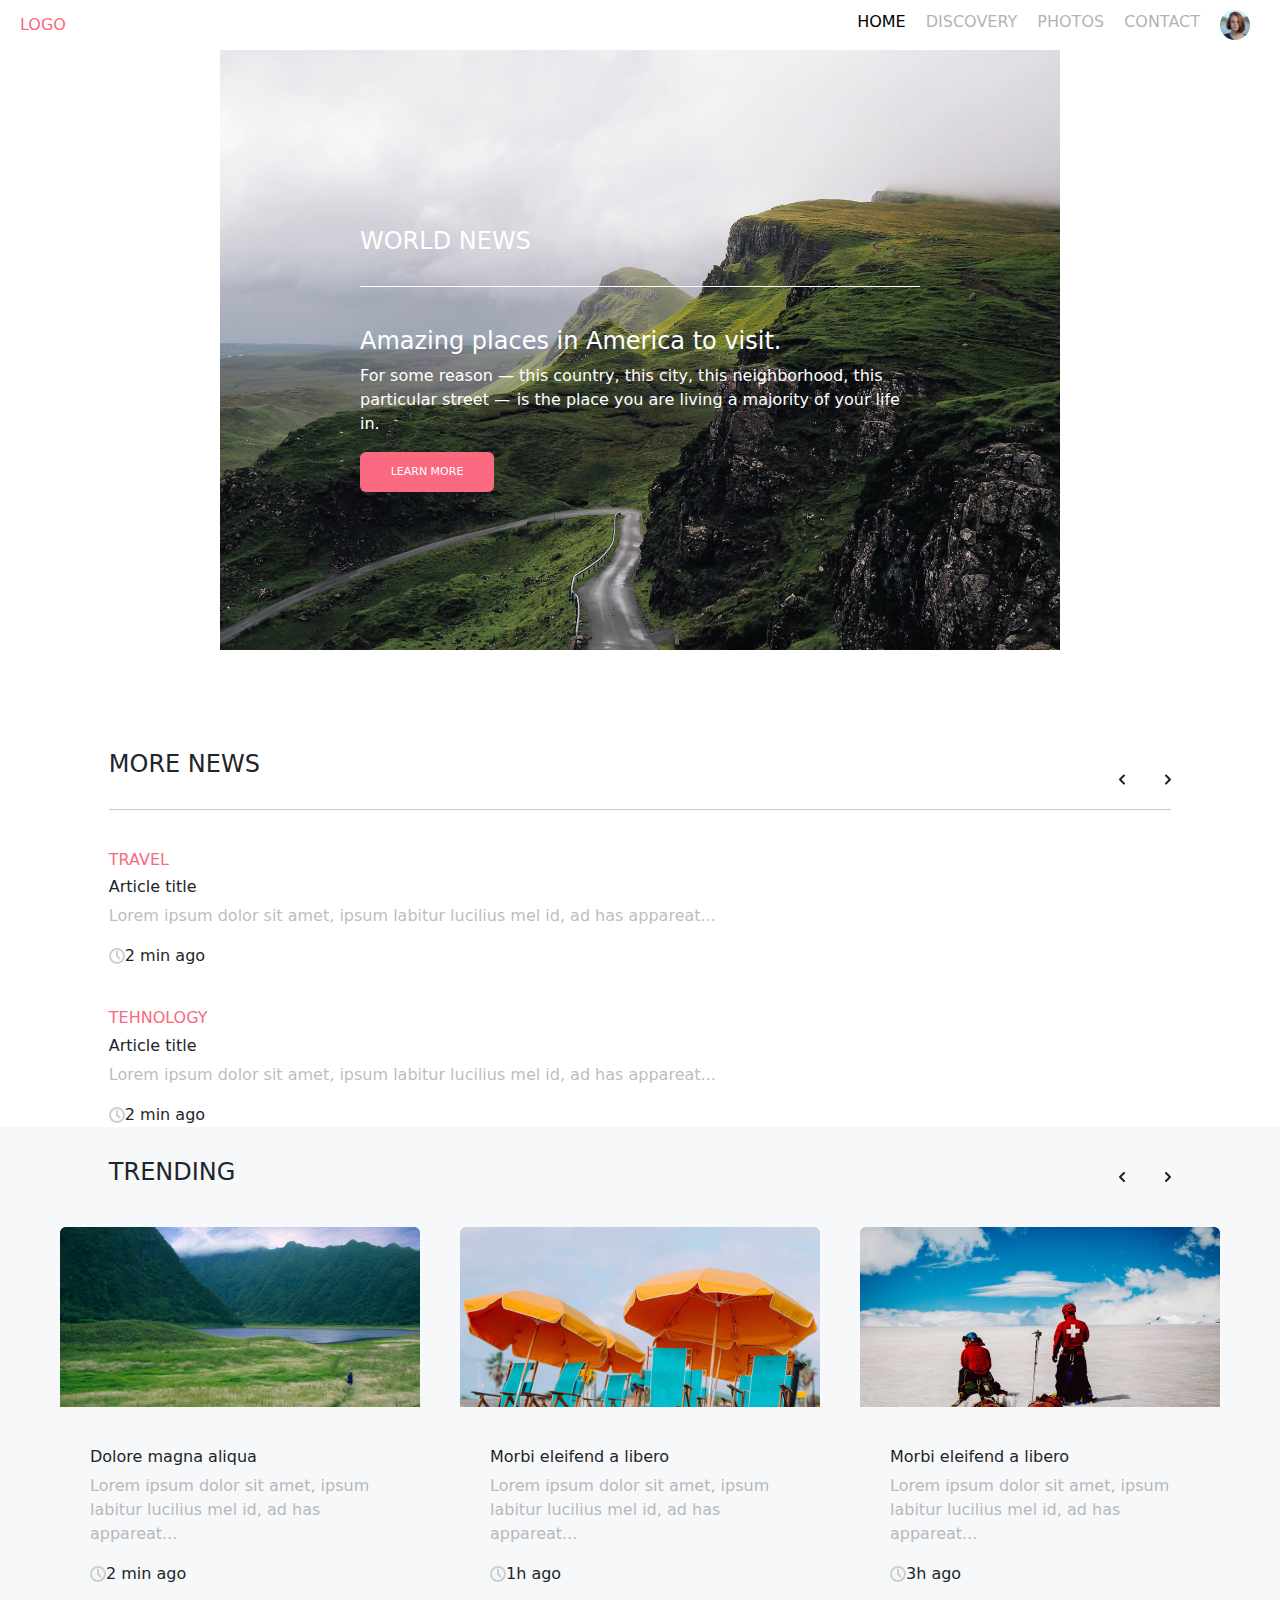
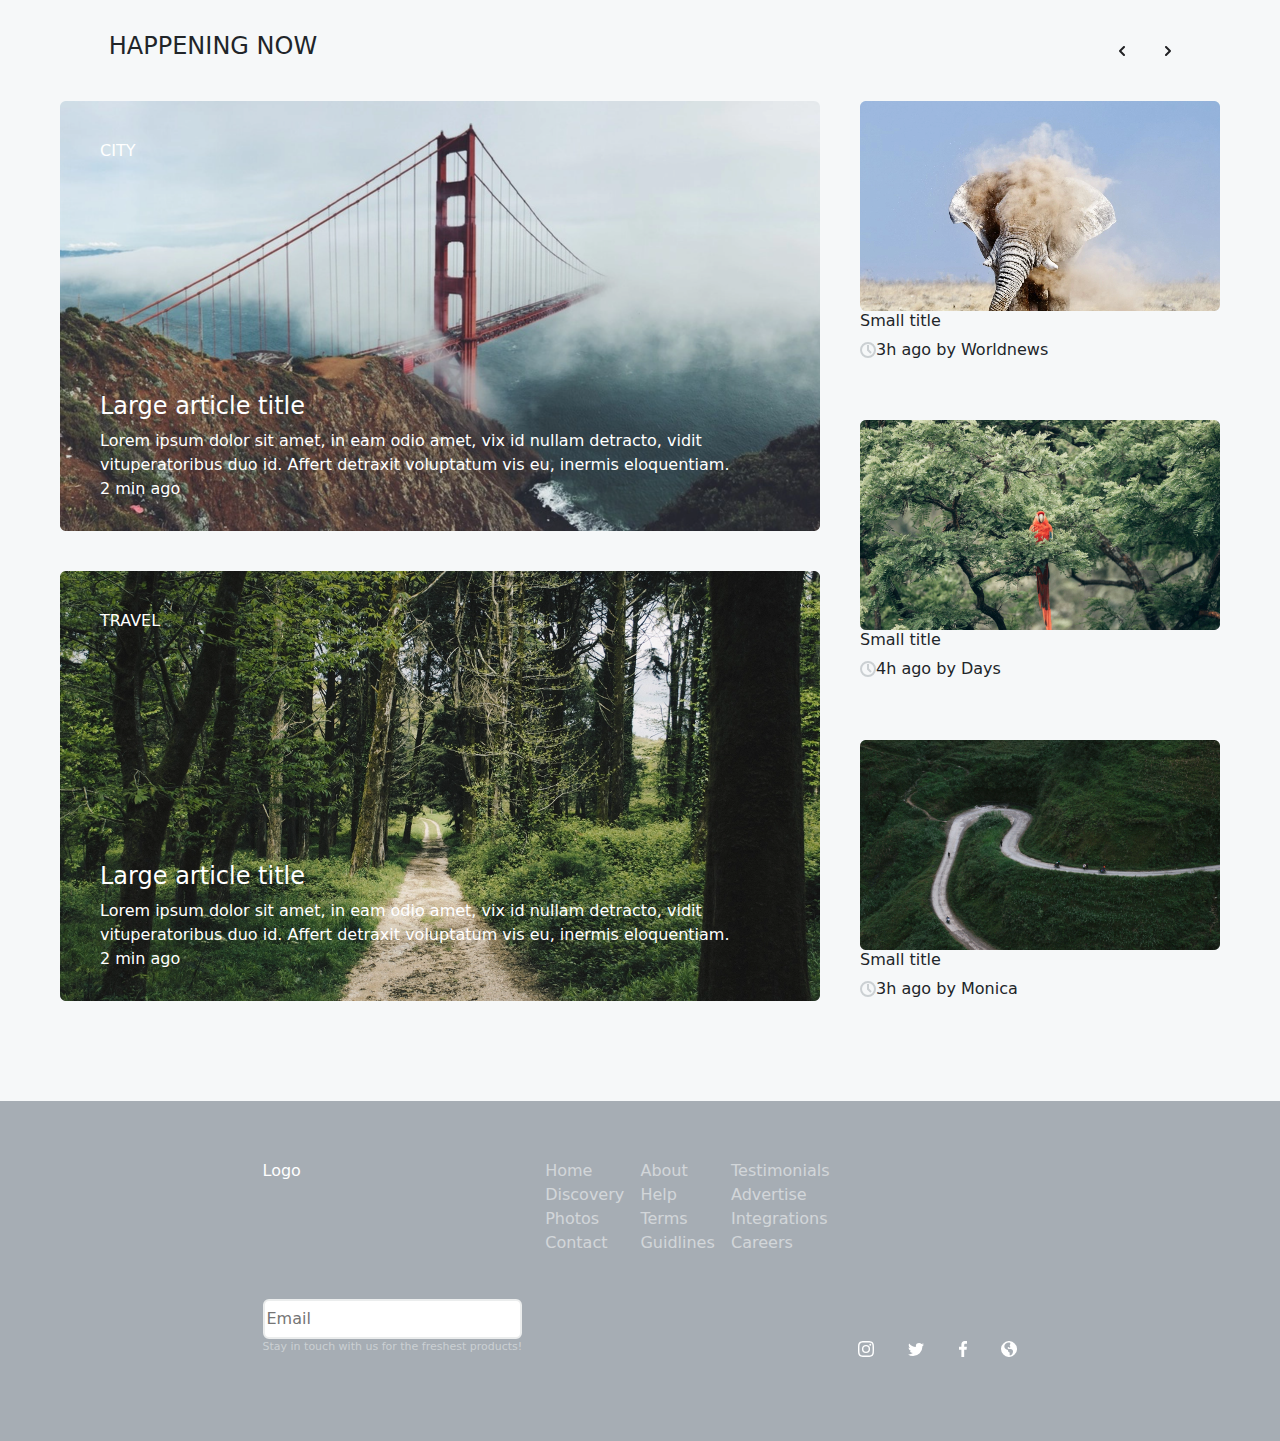
<file: index.html>
<!DOCTYPE html>
<html lang="en">
    <head>
        <meta charset="UTF-8">
        <meta http-equiv="X-UA-Compatible" content="IE=edge">
        <meta name="viewport" content="width=device-width, initial-scale=1.0">
        <link rel="stylesheet" href="style.css">
        <link rel="stylesheet" href="https://cdnjs.cloudflare.com/ajax/libs/font-awesome/4.7.0/css/font-awesome.min.css">
        <link href="https://cdn.jsdelivr.net/npm/bootstrap@5.1.1/dist/css/bootstrap.min.css" rel="stylesheet">
        <title>Page</title>
    </head>
    <body>
        <header>
            <div id="logo">LOGO</div>
            <nav id="header-navigation">
                <a href="home.html">HOME</a>
                <a href="home.html" style="opacity: 0.3;">DISCOVERY</a>
                <a href="home.html" style="opacity: 0.3;">PHOTOS</a>
                <a href="home.html" style="opacity: 0.3;">CONTACT</a>
                <a href="home.html"><img id="profile" src="assets/images/christopher-campbell-28567-unsplash.png" alt="avatar"></a>
            </nav>   
            <!---->
            <div class="hamburger">
                <div style="width: 16px;height: 2px; background-color: black;"></div>
                <div style="width: 10px;height: 2px; background-color: black; margin-top: 4px; margin-bottom: 4px;"></div>
                <div style="width: 16px;height: 2px; background-color: black;"></div>
            </div>
            <div class="menu-icons">
                <div id="logo">LOGO</div>
                <a style="margin-top: 87px;" href="home.html"><img src="assets/images/home.svg" alt=""></a>
                <a style="margin-top: 12px;" href="home.html"><img src="assets/images/discover.svg" alt=""></a>
                <a style="margin-top: 10px;" href="home.html"><img src="assets/images/photos.svg" alt=""></a>
                <a style="margin-top: 10px;" href="home.html"><img src="assets/images/mail.svg" alt=""></a>
            </div>
        </header>
        <main>
            <section class="section-one">
                <div class="section-one-big-img-container">
                    <div class="section-one__text-on-img">
                        <div class="section-one__text">
                            <h4>WORLD NEWS</h4>
                        </div>
                        <h4>Amazing places in America to visit.</h4>
                        <p style="opacity: 1;">For some reason — this country, this city, this neighborhood, this particular street —  is the place you are living a majority of your life in.</p>
                        <button style="color: white; background-color: #FA6980; border: none; width: 134px; height: 40px; font-size: 11px; border-radius: 6px;">LEARN MORE</button>
                    </div>
                    <img class="section-one__img" src="assets/images/main.png" alt="">
                </div>
                <aside>
                    <article class="section-one__aside__top">
                        <h4>MORE NEWS</h4>
                        <div style="display: flex; width: 52px; justify-content: space-between;">
                            <img style="width: 6px;" src="assets/images/arrow back.svg" alt="left-vector">
                            <img style="width: 6px;" src="assets/images/arrow.svg" alt="right-vector">
                        </div>
                    </article>
                    <article class="section-one__aside__main">
                        <article class="section-one__aside__main__text">
                            <h6 style="color: #FA6980">TRAVEL</h6>
                            <h6>Article title</h6>
                            <p>Lorem ipsum dolor sit amet, ipsum labitur lucilius mel id, ad has appareat...</p>
                            <div style="display: flex;">   
                                <img src="assets/images/time.svg" alt=""><br>
                                <span>2 min ago</span>
                            </div> 
                        </article>
                        <article class="section-one__aside__main__text">
                            <h6 style="color: #FA6980">TEHNOLOGY</h6>
                            <h6>Article title</h6>
                            <p>Lorem ipsum dolor sit amet, ipsum labitur lucilius mel id, ad has appareat...</p>
                            <div style="display: flex;">   
                                <img src="assets/images/time.svg" alt=""><br>
                                <span>2 min ago</span>
                            </div> 
                        </article>
                    </article>
                </aside>
            </section>
            <!--Section two-->
            <section class="section-two">
                <article class="section-two__top">
                    <h4>TRENDING</h4> 
                    <div style="display: flex; width: 52px; justify-content: space-between;">
                        <img src="assets/images/arrow back.svg" alt="left-vector">
                        <img src="assets/images/arrow.svg" alt="right-vector">
                    </div>
                </article> 
                <article class="section-two__imgs">
                    <article>
                        <img class="section-two-img"  src="assets/images/1Image.png" alt="">
                        <div class="section-two__imgs__img">
                            <h6>Dolore magna aliqua</h6>
                            <p>Lorem ipsum dolor sit amet, ipsum labitur lucilius mel id, ad has appareat...</p>
                            <div style="display: flex;">   
                                <img src="assets/images/time.svg" alt=""><br>
                                <span>2 min ago</span>
                            </div> 
                        </div>
                    </article>
                    <article>
                        <img class="section-two-img"  src="assets/images/annie-spratt-216507-unsplash.png" alt="">
                        <div class="section-two__imgs__img">
                            <h6>Morbi eleifend a libero</h6>
                            <p>Lorem ipsum dolor sit amet, ipsum labitur lucilius mel id, ad has appareat...</p>
                            <div style="display: flex;">   
                                <img src="assets/images/time.svg" alt=""><br>
                                <span>1h ago</span>
                            </div> 
                        </div>
                    </article>
                    <article id="section-two__third">
                        <img src="assets/images/carlos-hevia-628890-unsplash.png" alt="">
                        <div class="section-two__imgs__img">
                            <h6>Morbi eleifend a libero</h6>
                            <p>Lorem ipsum dolor sit amet, ipsum labitur lucilius mel id, ad has appareat...</p>
                            <div style="display: flex;">   
                                <img src="assets/images/time.svg" alt=""><br>
                                <span>3h ago</span>
                            </div> 
                        </div>
                    </article>
                </article>
            </section>
            <!--Section three-->
            <section class="section-three">
                <article class="section-three__top">
                    <h4>HAPPENING NOW</h4> 
                    <div style="display: flex; width: 52px; justify-content: space-between;">
                        <img src="assets/images/arrow back.svg" alt="left-vector">
                        <img src="assets/images/arrow.svg" alt="right-vector">
                    </div>
                </article>
                <article class="section-three__imgs">
                    <article class="section-three__imgs-bigs">
                        <div class="section-three__imgs-big">
                            <div class="section-three__text-on-img">
                                <div class="section-three__text">
                                    <h6>CITY</h6>
                                </div>
                                <h4>Large article title</h4>
                                <p style="opacity: 1; margin-bottom: 0px;">Lorem ipsum dolor sit amet, in eam odio amet, vix id nullam detracto, vidit vituperatoribus duo id. Affert detraxit voluptatum vis eu, inermis eloquentiam.</p>
                                <span>2 min ago</span>
                            </div>
                            <img style="width: 100%;" src="assets/images/Bridge.png" alt="">
                        </div>
                        <div class="section-three__imgs-big" style="margin-top: 40px">
                            <div class="section-three__text-on-img">
                                <div class="section-three__text">
                                    <h6>TRAVEL</h6>
                                </div>
                                <h4>Large article title</h4>
                                <p style="opacity: 1; margin-bottom: 0px;">Lorem ipsum dolor sit amet, in eam odio amet, vix id nullam detracto, vidit vituperatoribus duo id. Affert detraxit voluptatum vis eu, inermis eloquentiam.</p>
                                <span>2 min ago</span>
                            </div>
                            <img style="width: 100%;" src="assets/images/2Image@2x.png" width=760px alt="">
                        </div>
                    </article>
                    <article class="section-three__imgs-right">
                        <div>
                            <img class="section-three__img-right" src="assets/images/161975_1024x768.png" alt="">
                            <h6>Small title</h6>
                            <div style="display: flex;">   
                                <img src="assets/images/time.svg" alt=""><br>
                                <span>3h ago by Worldnews</span>
                            </div> 
                        </div>
                        <div>
                            <img class="section-three__img-right" src="assets/images/roberto-nickson-g-744100-unsplash.png" alt="">
                            <h6>Small title</h6>
                            <div style="display: flex;">   
                                <img src="assets/images/time.svg" alt=""><br>
                                <span>4h ago by Days</span>
                            </div> 
                        </div>
                        <div id="section-three__imgs-right-third">
                            <img src="assets/images/tom-mussak-108425-unsplash.png" alt="">
                            <h6>Small title</h6>
                            <div style="display: flex;">   
                                <img src="assets/images/time.svg" alt=""><br>
                                <span>3h ago by Monica</span>
                            </div> 
                        </div>
                    </article>
                </article>
            </section>
        </main>
        <footer>
            <div class="footer-container">
                <div class="footer-logo-nav">
                    <div id="footer-logo" style="color: white; cursor: pointer;">Logo</div>
                    <nav class="footer__nav">
                        <div>
                            <a href="">Home</a>
                            <a href="">Discovery</a>
                            <a href="">Photos</a>
                            <a href="">Contact</a>
                        </div>
                        <div id="center-part" >
                            <a href="">About</a>
                            <a href="">Help</a>
                            <a href="">Terms</a>
                            <a href="">Guidlines</a>
                        </div>
                        <div>
                            <a href="">Testimonials</a>
                            <a href="">Advertise</a>
                            <a href="">Integrations</a>
                            <a href="">Careers</a>
                        </div>
                    </nav>
                </div>
                <div class="footer-input-icons">
                    <div id="footer-input" style="margin-top: 58px;">
                        <input type="email" placeholder="Email">
                        <div style=" font-size: 11px; color: #CBD0D3;">Stay in touch with us for the freshest products!</div>
                    </div>
                    <div class="footer__icons">
                        <a href=""><img src="assets/images/Path 3.svg" alt=""></a>
                        <a href=""><img src="assets/images/Path 2.svg" alt=""></a>
                        <a href=""><img src="assets/images/Path 1.svg" alt=""></a>
                        <a href=""><img src="assets/images/Path 4.svg" alt=""></a>
                    </div>
                </div>
            </div>
            <script src="index.js"></script>
        </footer>
    </body>
</html>
</file>
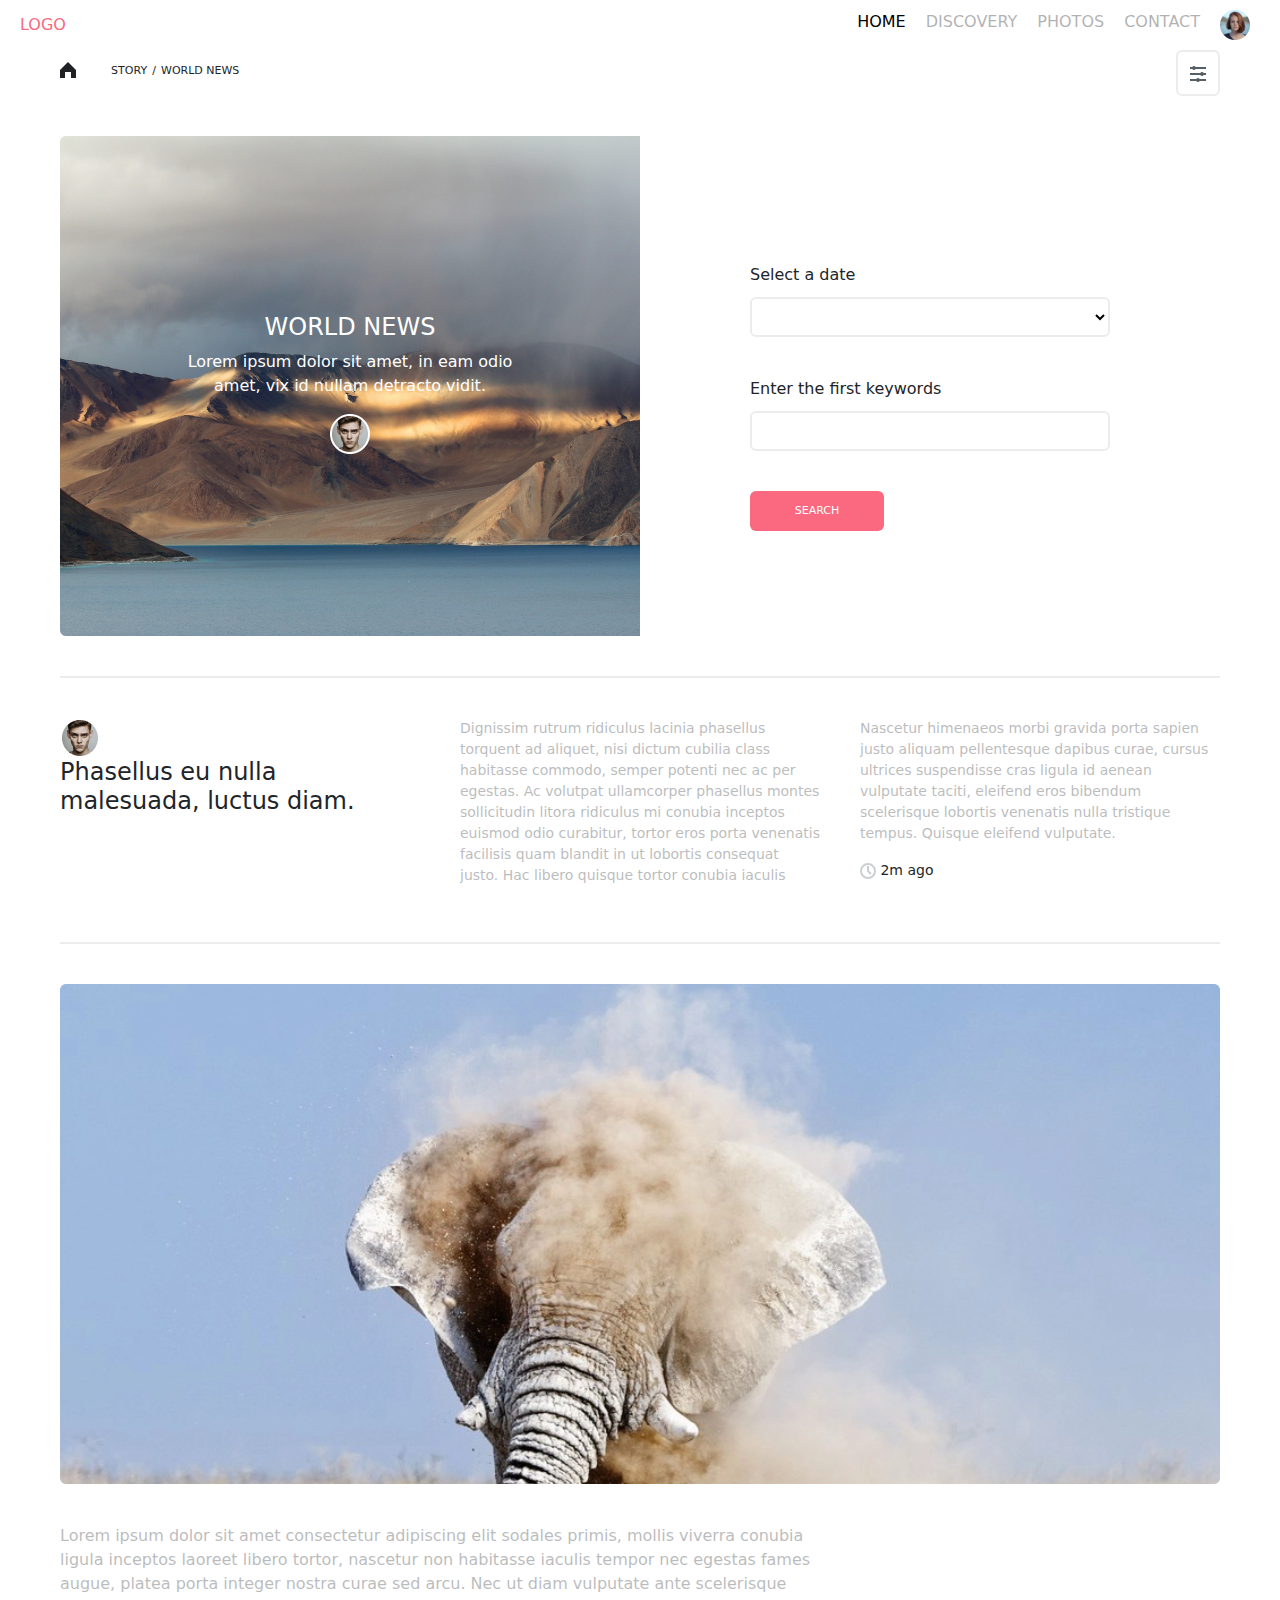
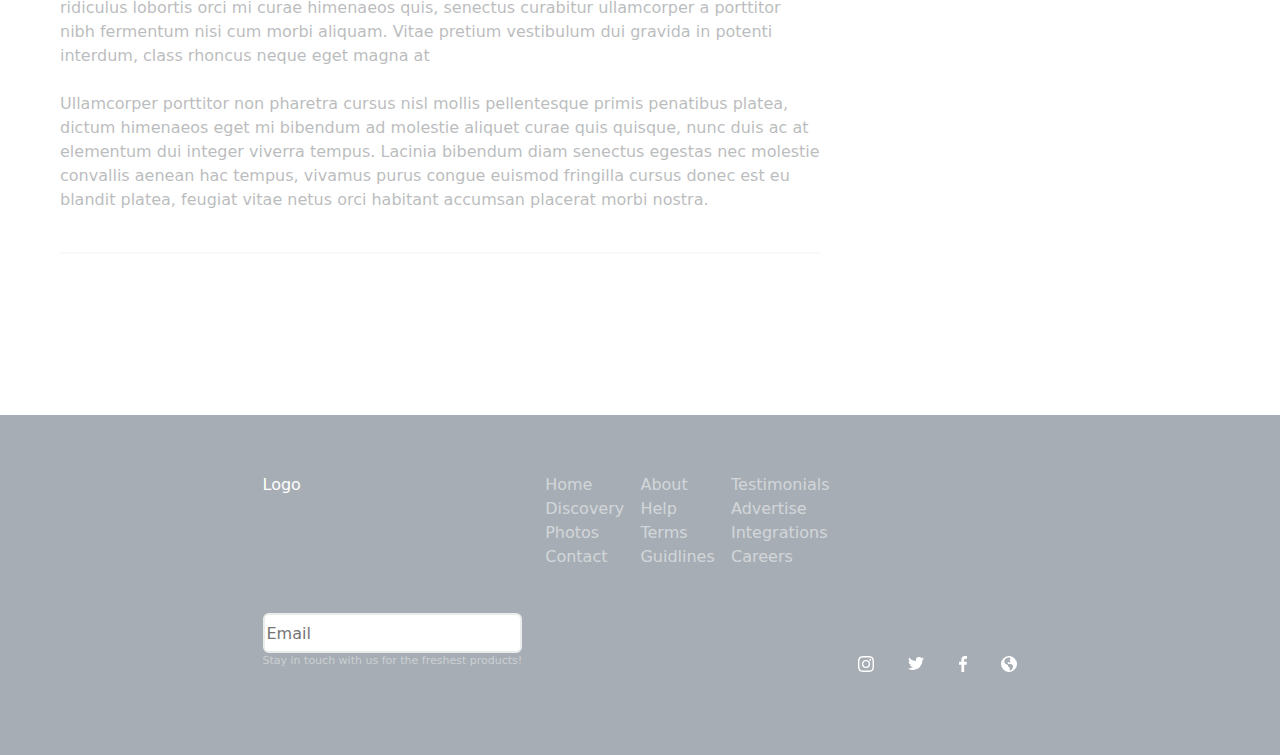
<file: home.html>
<!DOCTYPE html>
<html lang="en">
    <head>
        <meta charset="UTF-8">
        <meta http-equiv="X-UA-Compatible" content="IE=edge">
        <meta name="viewport" content="width=device-width, initial-scale=1.0">
        <link rel="stylesheet" href="style.css">
        <link rel="stylesheet" href="https://cdnjs.cloudflare.com/ajax/libs/font-awesome/4.7.0/css/font-awesome.min.css">
        <link href="https://cdn.jsdelivr.net/npm/bootstrap@5.1.1/dist/css/bootstrap.min.css" rel="stylesheet">
        <title>Second Page</title>
    </head>
    <body>
        <header id="second-page">
            <div id="logo">LOGO</div>
            <nav>
                <a href="index.html">HOME</a>
                <a href="index.html" style="opacity: 0.3;">DISCOVERY</a>
                <a href="index.html" style="opacity: 0.3;">PHOTOS</a>
                <a href="index.html" style="opacity: 0.3;">CONTACT</a>
                <a href=""><img src="assets/images/christopher-campbell-28567-unsplash.png" alt="avatar"></a>
            </nav>    
        </header>
        <main>
            <section class="second-page-section-head">
                <div style="height: 19px; margin-top: 7px;">
                    <a href="index.html"><img style="margin-right: 30px;" src="assets/images/home.svg" alt=""></a>
                    <span style="font-size: 11px;">STORY</span>
                    <span style="font-size: 11px;">/</span>
                    <span style="font-size: 11px;">WORLD NEWS</span>
                </div>
                <div style="padding: 9px 12px 9px 12px; border: 2px solid #EBEDED; border-radius: 6px;">
                    <img src="assets/images/filter.svg" alt="">
                </div>
            </section>
            <!---->
            <section class="second-page-section-one">
                <div class="second-page-section-one-big-img-container">
                    <div class="second-page-section-one__text-on-img">
                        <div class="second-page-section-one__text">
                            <h4>WORLD NEWS</h4>
                        </div>
                        <p style="opacity: 1;">Lorem ipsum dolor sit amet, in eam odio amet, vix id nullam detracto vidit.</p>
                        <img src="assets/images/avatar.png" alt="avatar">
                    </div>
                    <img class="second-page-section-one__img" src="assets/images/Image@2x.png" alt="">
                </div>
                <article class="form-container">
                    <form action="">
                        <label for="">Select a date</label><br>
                        <select name="date" id="date" placeholder="Select...">
                            <option value=""></option>
                            <option value=""></option>
                            <option value=""></option>
                            <option value=""></option>
                        </select><br>
                        <label style="margin-bottom: 10px;" for="">Enter the first keywords</label><br>
                        <input type="text">
                        <button style="color: white; background-color: #FA6980; border: none; width: 134px; height: 40px; font-size: 11px; border-radius: 6px; margin-top: 40px;">SEARCH</button>
                    </form>
                </article>
            </section>
            <!---->
            <section class="second-page-section-two">
                <article class="second-page-section-two-container">
                    <div style="width: 360px;">
                        <img src="assets/images/avatar.png" alt="avatar">
                        <h4>Phasellus eu nulla malesuada, luctus diam.</h4>
                    </div>
                    <div class="second-page-section-two-container__text-container">
                        <div style="width: 360px; font-size: 14px;">
                            <p>Dignissim rutrum ridiculus lacinia phasellus torquent ad aliquet, nisi dictum cubilia class habitasse commodo, semper potenti nec ac per egestas. Ac volutpat ullamcorper phasellus montes sollicitudin litora ridiculus mi conubia inceptos euismod odio curabitur, tortor eros porta venenatis facilisis quam blandit in ut lobortis consequat justo. Hac libero quisque tortor conubia iaculis</p>
                        </div>   
                        <div style="width: 360px; font-size: 14px;">
                            <p>Nascetur himenaeos morbi gravida porta sapien justo aliquam pellentesque dapibus curae, cursus ultrices suspendisse cras ligula id aenean vulputate taciti, eleifend eros bibendum scelerisque lobortis venenatis nulla tristique tempus. Quisque eleifend vulputate.</p>
                            <img src="assets/images/time.svg" alt="">
                            <span>2m ago</span>
                        </div>
                    </div>
                </article>
            </section>
            <!---->
            <section>
                <article class="second-page-section-three-container">
                    <img style="width: 100%;" src="assets/images/image.png" alt="">
                    <p class="second-page-section-three-text">Lorem ipsum dolor sit amet consectetur adipiscing elit sodales primis, mollis viverra conubia ligula inceptos laoreet libero tortor, nascetur non habitasse iaculis tempor nec egestas fames augue, platea porta integer nostra curae sed arcu. Nec ut diam vulputate ante scelerisque ridiculus lobortis orci mi curae himenaeos quis, senectus curabitur ullamcorper a porttitor nibh fermentum nisi cum morbi aliquam. Vitae pretium vestibulum dui gravida in potenti interdum, class rhoncus neque eget magna at <br><br>
                        <span>Ullamcorper porttitor non pharetra cursus nisl mollis pellentesque primis penatibus platea, dictum himenaeos eget mi bibendum ad molestie aliquet curae quis quisque, nunc duis ac at elementum dui integer viverra tempus. Lacinia bibendum diam senectus egestas nec molestie convallis aenean hac tempus, vivamus purus congue euismod fringilla cursus donec est eu blandit platea, feugiat vitae netus orci habitant accumsan placerat morbi nostra.</span>
                    </p>
                </article>
            </section>
        </main>
        <footer>
            <div class="footer-container">
                <div class="footer-logo-nav">
                    <div style="color: white; cursor: pointer;">Logo</div>
                    <nav class="footer__nav">
                        <div>
                            <a href="">Home</a>
                            <a href="">Discovery</a>
                            <a href="">Photos</a>
                            <a href="">Contact</a>
                        </div>
                        <div id="center-part" >
                            <a href="">About</a>
                            <a href="">Help</a>
                            <a href="">Terms</a>
                            <a href="">Guidlines</a>
                        </div>
                        <div>
                            <a href="">Testimonials</a>
                            <a href="">Advertise</a>
                            <a href="">Integrations</a>
                            <a href="">Careers</a>
                        </div>
                    </nav>
                </div>
                <div class="footer-input-icons">
                    <div style="margin-top: 58px;">
                        <input type="email" placeholder="Email">
                        <div style=" font-size: 11px; color: #CBD0D3;">Stay in touch with us for the freshest products!</div>
                    </div>
                    <div class="footer__icons">
                        <a href=""><img src="assets/images/Path 3.svg" alt=""></a>
                        <a href=""><img src="assets/images/Path 2.svg" alt=""></a>
                        <a href=""><img src="assets/images/Path 1.svg" alt=""></a>
                        <a href=""><img src="assets/images/Path 4.svg" alt=""></a>
                    </div>
                </div>
            </div>
        </footer>
    </body>
</html>
</file>
<file: style.css>
/* http://meyerweb.com/eric/tools/css/reset/ 
   v2.0 | 20110126
   License: none (public domain)
*/

html, body, div, span, applet, object, iframe,
h1, h2, h3, h4, h5, h6, p, blockquote, pre,
a, abbr, acronym, address, big, cite, code,
del, dfn, em, img, ins, kbd, q, s, samp,
small, strike, strong, sub, sup, tt, var,
b, u, i, center,
dl, dt, dd, ol, ul, li,
fieldset, form, label, legend,
table, caption, tbody, tfoot, thead, tr, th, td,
article, aside, canvas, details, embed, 
figure, figcaption, footer, header, hgroup, 
menu, nav, output, ruby, section, summary,
time, mark, audio, video {
	margin: 0;
	padding: 0;
	border: 0;
	font-size: 100%;
	font: inherit;
	vertical-align: baseline;
}
/* HTML5 display-role reset for older browsers */
article, aside, details, figcaption, figure, 
footer, header, hgroup, menu, nav, section {
	display: block;
}
body {
	line-height: 1;
}
ol, ul {
	list-style: none;
}
blockquote, q {
	quotes: none;
}
blockquote:before, blockquote:after,
q:before, q:after {
	content: '';
	content: none;
}
table {
	border-collapse: collapse;
	border-spacing: 0;
}


header {
  max-width: 1440px;
  width: 100%;
  margin-right: auto;
  margin-left: auto;
  display: flex;
  justify-content: space-between;
  align-items: center;
  height: 50px;
}
header a{
  text-decoration: none;
  color: black;
  margin: 10px;
}
#logo {
  margin-left: 20px;
  color : #FA6980
}
nav {
  margin-right: 20px;
  display: flex;
}
.hamburger {
  position: absolute;
  z-index: 1;
  visibility: hidden;
  opacity: 0;
  margin-left: 16px;
  cursor: pointer;
}
.menu-icons {
  position: absolute;
  z-index: 2;
  display: flex;
  flex-direction: column;
  width: 16px;
  top: 0;
  margin-top: 40px;
  margin-left: 40px;
  visibility: hidden;
  opacity: 0;
}
/*section*/
.section-one {
  max-width: 1440px;
  width: 100%;
  margin-right: auto;
  margin-left: auto;
  display: flex; 
  flex-wrap: wrap; 
  justify-content: space-between;
}
.section-one__text-on-img {
  position: absolute; 
  z-index: 1; 
  width: 560px; 
  margin-left: 140px; 
  margin-top: 177px;
  color: white;
}
.section-one__text {
  height: 60px;
  border-bottom: 1px solid white;
  margin-bottom: 40px;
}
.section-one__img {
  width: 100%;
  max-width: 840px;
  height: auto;
}
aside {
    width: 380px;
    margin-right: 120px;
    margin-top: 100px;
}
.section-one__aside__top {
  height: 60px; 
  display: flex; 
  justify-content: space-between; 
  border-bottom: 1px solid rgba(0, 0, 0, 0.2);
}
.section-one__aside__main {
  display: flex;
  flex-direction: column;
}
.section-one__aside__main__text{
  margin-top: 40px;
}
.section-two {
  background-color: #F6F8F9; 
  display: flex; 
  flex-direction: column; 
  align-items: center; 
  padding-bottom: 14.8px;
}
.section-two__top {
  max-width: 1160px; 
  width: 83%;
  height: 20px;
  display: flex;
  justify-content: space-between;
  align-items: center;
  margin-top: 40px;
}
.section-two__imgs {
  display: flex; 
  flex-direction: row; 
  justify-content: space-between; 
  max-width: 1160px;
  width: 100%; 
  margin-top: 40px; 
  flex-wrap: wrap;
}
.section-two__imgs__img {
  width: 300px;  
  margin-left: auto; 
  margin-right: auto; 
  margin-top: 40px;
}
p {
    opacity: 0.3;
}
/*section*/
.section-three {
  background-color: #F6F8F9; 
  display: flex; 
  flex-direction: column; 
  align-items: center; 
  padding-bottom: 100px;
}
.section-three__top {
  max-width: 1160px; 
  width: 83%;
  height: 20px;
  display: flex;
  justify-content: space-between;
  align-items: center;
  margin-top: 40px;

}
.section-three__imgs {
  display: flex;
  flex-direction: row;
  justify-content: space-between;
  max-width: 1160px;
  width: 100%; 
  margin-top: 40px; 
  flex-wrap: wrap;
}
.section-three__imgs-bigs {
  max-width: 760px;
  width: 100%;
}
.section-three__text-on-img {
  position: absolute;
  z-index: 1;
  width: 680px;
  margin-left: 40px;
  margin-right: auto;
  margin-top: 40px;
  color: white;
}
.section-three__text {
  margin-bottom: 232px;
}
.section-three__imgs-right {
  justify-content: space-between;
  display: flex;
  flex-direction: column;
}
footer {
  background-color: #A6ADB4;
  padding-bottom: 80px;
  
}
.footer-container {
  max-width: 1160px;
  width: 100%;
  margin-right: auto;
  margin-left: auto;
  display: flex;
  justify-content: space-between;
  flex-wrap: wrap;
}
.footer-logo-nav {
  width: 378.2px; height: 82px; display: flex; justify-content: space-between; margin-top: 58px;
}
.footer__nav {
  width: 284.3px;
  display: flex;
  justify-content: space-between; 
  margin-right: 0px;
}
.footer-input-icons {
  display: flex;
  justify-content: space-between;
  width: 600px;
}
.footer__icons {
  margin-top: 56px;display: flex;
  width: 160px;
  justify-content: space-between;
  
}
.footer__nav a {
  display: flex; 
  flex-direction: column;
  text-decoration: none;
  opacity: 0.5; 
  color: #FFFFFF;
}
@media (max-width: 1340px) {
  .section-one-big-img-container { margin-left: auto; margin-right: auto;}
  aside { margin-right: auto; margin-left: auto; width: 83%;}
  .footer-logo-nav {width: 755px; margin-left: auto; margin-right: auto; padding-right: 188px;}
  .footer-input-icons { margin-left: auto; margin-right: auto; width: 755px; justify-content: space-between;}
  .footer__icons { margin-top: 96px;}
}
@media (max-width: 1116px) {
  .section-one__aside__main {flex-direction: row; margin-right: auto; margin-left: auto; justify-content: space-between;}
  .section-one__aside__main__text {width: 40%;}
  #section-two__third {display: none; }
  .section-two__imgs {justify-content: space-around;}
  .section-three__imgs-bigs { margin-right: auto; margin-left: auto;}
  .section-three__imgs-right { margin-right: auto; margin-left: auto; margin-top: 40px; flex-direction: row; width: 760px;}
  #section-three__imgs-right-third { display: none;}
  
}
@media (max-width: 768px) {
  .section-one__img {max-width: 100%; width: 768px; height: 400px;}
  .section-two-img {max-width: 100%; width: 284px;}
  .section-two__imgs__img { width: 204px;}
  .section-two__imgs { justify-content: space-between; max-width: 600px; width: 100%;}
  .section-three__imgs-big { width: 100%; max-width: 608px; margin-right: auto; margin-left: auto; height: 430px;}
  .section-three__imgs-big img { height: 100%;}
  .section-three__text { margin-bottom: 227px;}
  .section-three__text-on-img { width: 68.75%;}
  .section-three__img-right { max-width: 100%; width: 284px; height: 180px;}
  .section-three__imgs-right { justify-content: space-between; max-width: 600px; width: 100%;}
  .footer-logo-nav { width: 600px; padding-right: 40px;}
  .footer-input-icons { width: 610px;}
  .footer__icons { margin-right: 0px;}
  .section-one__text-on-img {width: 78.125%; margin-right: 4px; margin-left: auto; margin-top: 83px; height: 235px; display: flex; flex-direction: column; justify-content: space-between;}
  .section-one__text { height: 53px; margin-bottom: 36px;}
  .section-one-big-img-container { justify-content: center; display: flex;}
  
}
@media (max-width: 450px) {
  .hamburger { visibility: visible; opacity: 1;}
  .section-one__aside__main { flex-direction: column;}
  .section-one__aside__main__text { width: 327px;}
  .section-two__imgs { justify-content: space-around;}
  .section-two-img { width: 327px;}
  .section-two__imgs__img { width: 279px;}
  #header-navigation { position: absolute; z-index: 2; width: 287px; height: 800px;  left: 0; top: 0; padding-left: 86px; padding-top: 143px; flex-direction: column; background-color: #F6F8F9; visibility: hidden; opacity: 0;}
  #logo {margin-left: auto; margin-right: auto;}
  footer { position: absolute; z-index: 2; top: 502px; width: 287px; visibility: hidden; opacity: 0;}
  .footer__nav { justify-content: center;}
  .footer-input-icons { width: 136px; margin-left: 40px;}
  #footer-logo { display: none;}
  #center-part { visibility: hidden; opacity: 0;}
  #footer-input { display: none;}
  .section-three__imgs-right { flex-direction: column; align-items: center;}
  .section-three__img-right { width: 327px;}
  .section-three__imgs-big { width: 327px; height: 300px;}
  .section-three__imgs-big img { height: 100%;}
  .section-three__text { margin-bottom: 56px;}
}
/*Second Page*/
.second-page-section-head {
  max-width: 1160px;
  width: 100%;
  margin-right: auto;
  margin-left: auto;
  display: flex;
  justify-content: space-between;
}
.second-page-section-one {
  max-width: 1160px;
  width: 100%;
  margin-right: auto;
  margin-left: auto;
  margin-top: 40px;
  margin-bottom: 30px;
  display: flex; 
  flex-wrap: wrap; 
  justify-content: space-between;
  
}
.second-page-section-one__text-on-img{
  position: absolute; 
  z-index: 1; 
  width: 360px; 
  margin-left: 110px; 
  margin-right: auto;
  margin-top: 177px;
  color: white;
  text-align: center;
}
.second-page-section-one__img {
  width: 100%;
  max-width: 580px;
  height: auto;
}
.form-container {
  width: 360px;
  margin-right: auto;
  margin-left: auto;
  margin-top: 127px;
}
#date {
  width: 100%;
  height: 40px;
  background-color: white;
  border-radius: 6px;
  border: 2px solid #EBEDED;
  margin-top: 10px;
  margin-bottom: 40px;
}
input {
  width: 100%;
  height: 40px;
  background-color: white;
  border-radius: 6px;
  border: 2px solid #EBEDED;
}
.second-page-section-two {
  margin-top: 40px;
  margin-bottom: 40px;
}
.second-page-section-two-container {
  display: flex;
  flex-direction: row;
  flex-wrap: wrap;
  max-width: 1160px;
  width: 100%;
  justify-content: space-between;
  margin-right: auto;
  margin-left: auto;
  padding-top: 40px;
  padding-bottom: 40px; 
  border-top: 2px solid #EBEDED;
  border-bottom: 2px solid #EBEDED;
}
.second-page-section-two-container__text-container {
  display: flex;
  flex-direction: row;
  width: 760px;
  justify-content: space-between;
}
.second-page-section-three-container {
  max-width: 1160px;
  width: 100%;
  margin-right: auto;
  margin-left: auto;
}
.second-page-section-three-text{
  max-width: 760px;
  width: 100%;
  padding-bottom: 40px;
  border-bottom: 2px solid #EBEDED;
  margin-top: 40px;
  margin-bottom: 161px;
}
@media (max-width: 952px) {
  .second-page-section-head { max-width: 608px;}
  .second-page-section-one { max-width: 608px;}
  .second-page-section-one__img { width: 608px; height: 400px; max-width: 100%;}
  .form-container { width: 446px;}
  .second-page-section-two-container { max-width: 608px;}
  .second-page-section-two-container__text-container { width: 608px; margin-top: 40px;}
  .second-page-section-three-container { max-width: 608px;}
}
@media (max-width: 768px) {
  .second-page-section-head { max-width: 375px;}
  .second-page-section-one { max-width: 375px; margin-top: 16px;}
  #second-page { display: none;}
  .one__text-on-img { width: 327px;}
  .second-page-section-one__text-on-img { width: 327px; margin-left: 24px;}
  .form-container { width: 327px;}
  .second-page-section-two-container { width: 327px;}
  .second-page-section-two-container__text-container { width: 327px; flex-direction: column;}
  .second-page-section-three-container { width: 327px;}
}
</file>
